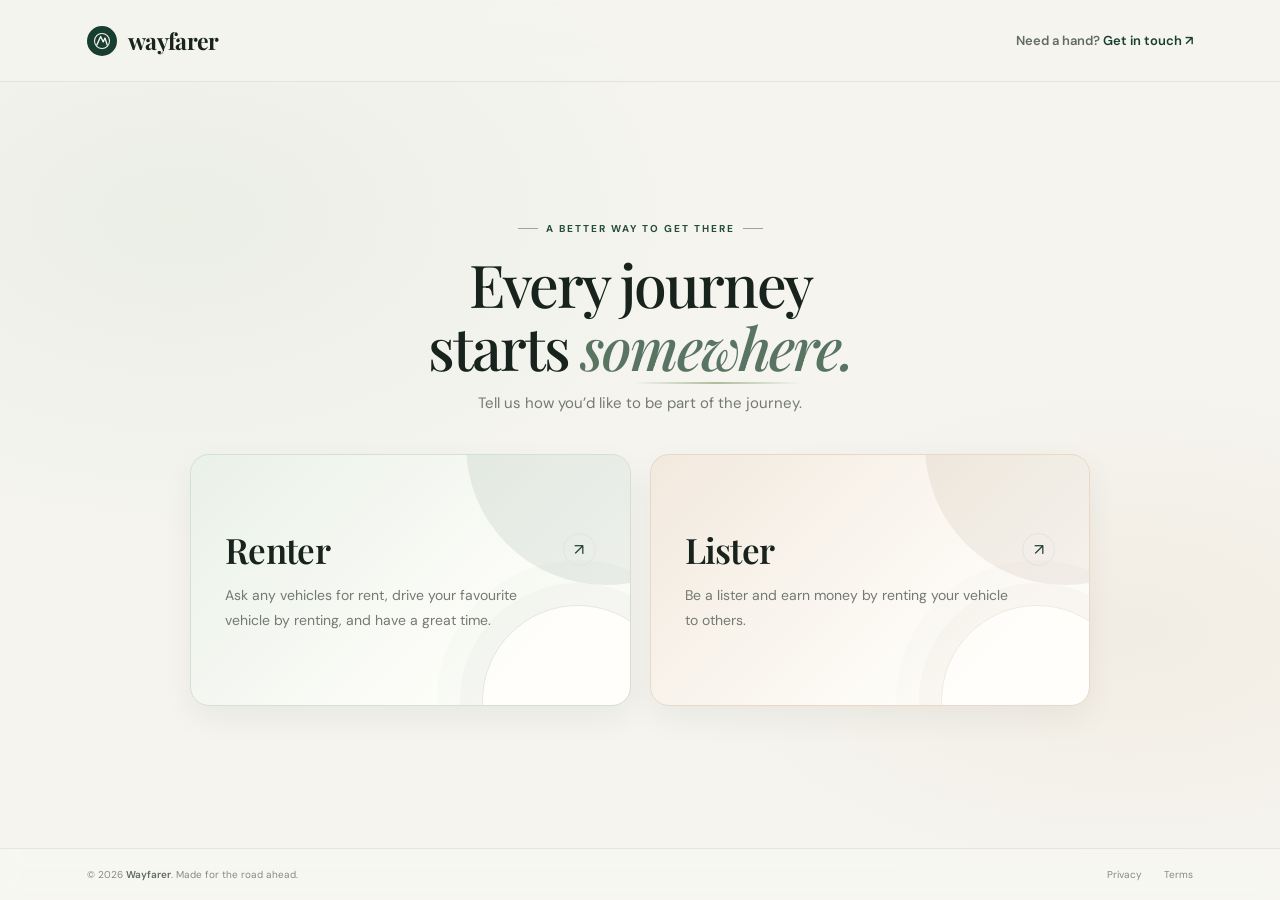
<file: index.html>
<!doctype html>
<html lang="en">
<head>
  <meta charset="utf-8">
  <meta name="viewport" content="width=device-width, initial-scale=1">
  <meta name="theme-color" content="#f5f4ef">
  <title>Wayfarer — Find your way</title>
  <link rel="preconnect" href="https://fonts.googleapis.com">
  <link rel="preconnect" href="https://fonts.gstatic.com" crossorigin>
  <link href="https://fonts.googleapis.com/css2?family=DM+Sans:wght@400;500;600;700&family=Playfair+Display:wght@500;600;700&display=swap" rel="stylesheet">
  <style>
    :root{--paper:#f5f4ef;--white:#fffefa;--ink:#18231d;--muted:#747a72;--green:#183d31;--green2:#254d3e;--line:#e3e4dc;--lime:#c7d7a4;--serif:'Playfair Display',Georgia,serif;--sans:'DM Sans',Arial,sans-serif}
    *{box-sizing:border-box}body{margin:0;background:var(--paper);color:var(--ink);font-family:var(--sans);min-height:100vh}button,a{font:inherit}.page{min-height:100vh;display:flex;flex-direction:column}.topbar{height:82px;padding:0 clamp(22px,6.8vw,104px);display:flex;align-items:center;justify-content:space-between;border-bottom:1px solid rgba(24,35,29,.08)}.brand{display:flex;align-items:center;gap:11px;text-decoration:none;color:var(--ink);font-family:var(--serif);font-size:23px;font-weight:700;letter-spacing:-.7px}.brand-mark{width:30px;height:30px;background:var(--green);border-radius:50%;display:grid;place-items:center;color:#f5f4ef}.brand-mark svg{width:18px}.top-link{color:#626a62;text-decoration:none;font-size:13px;font-weight:600}.top-link:hover{color:var(--green)}main{width:min(1120px,calc(100% - 44px));margin:0 auto;flex:1;display:flex;flex-direction:column;justify-content:center;padding:64px 0 75px}.intro{text-align:center;margin:0 auto 38px}.eyebrow{display:inline-flex;align-items:center;gap:8px;color:var(--green2);text-transform:uppercase;letter-spacing:2px;font-size:10px;font-weight:700}.eyebrow:before,.eyebrow:after{content:'';width:20px;height:1px;background:#9aa995}.intro h1{font-family:var(--serif);font-size:clamp(39px,5vw,59px);font-weight:500;letter-spacing:-2px;line-height:1.08;margin:17px 0 12px}.intro h1 em{font-weight:500;color:#597562}.intro p{font-size:15px;color:var(--muted);line-height:1.7;margin:0}.roles{display:grid;grid-template-columns:1fr 1fr;gap:19px;max-width:900px;width:100%;margin:0 auto}.role{--accent:#315d49;--deep:#1d4636;--wash:#eaf1e9;--edge:#d4e0d3;position:relative;isolation:isolate;overflow:hidden;background:linear-gradient(135deg,var(--wash),#fffefa 78%);border:1px solid var(--edge);border-radius:15px;text-align:left;cursor:pointer;padding:0;min-height:220px;color:var(--ink);transition:transform .25s ease,border-color .25s ease,box-shadow .25s ease,background .25s ease,color .25s ease;box-shadow:0 6px 22px rgba(25,37,29,.045)}.role[data-role="lister"]{--accent:#8a6248;--deep:#65452f;--wash:#f2e9de;--edge:#e7d8c8}.role:before{content:"";position:absolute;z-index:-1;width:210px;height:210px;right:-75px;top:-100px;border-radius:50%;background:var(--accent);opacity:.09;transition:transform .4s ease,opacity .3s ease}.role:hover{transform:translateY(-6px);border-color:var(--accent);box-shadow:0 17px 36px rgba(25,37,29,.13)}.role:hover:before{transform:scale(1.28);opacity:.15}.role:focus-visible{outline:3px solid var(--accent);outline-offset:4px}.role[aria-pressed="true"]{color:#fff;background:linear-gradient(135deg,var(--deep),var(--accent));border-color:var(--accent);box-shadow:0 0 0 4px color-mix(in srgb,var(--accent) 22%,transparent),0 16px 34px rgba(25,37,29,.16)}.role[aria-pressed="true"]:before{opacity:.2;transform:scale(1.2)}.role-content{padding:30px 28px 32px;min-height:220px;display:flex;flex-direction:column;justify-content:center;position:relative;z-index:1}.role-heading{display:flex;align-items:center;justify-content:space-between;gap:12px}.role h2{font-family:var(--serif);font-size:31px;letter-spacing:-.7px;font-weight:600;margin:0}.arrow{width:33px;height:33px;display:grid;place-items:center;border:1px solid var(--line);border-radius:50%;color:var(--green);transition:all .2s}.role:hover .arrow{background:var(--accent);color:white;border-color:var(--accent)}.role[aria-pressed="true"] .arrow{background:rgba(255,255,255,.12);color:white;border-color:rgba(255,255,255,.48)}.role p{font-size:14px;color:#737a72;line-height:1.7;margin:10px 40px 0 0;max-width:340px;transition:color .25s ease}.role[aria-pressed="true"] p{color:rgba(255,255,255,.82)}.check{position:absolute;top:18px;right:18px;width:23px;height:23px;background:var(--green);color:white;border:2px solid white;border-radius:50%;display:none;place-items:center;z-index:2}.role[aria-pressed="true"] .check{display:grid}.divider-note{display:flex;align-items:center;justify-content:center;gap:12px;margin:27px auto 17px;color:#858a82;font-size:11px}.divider-note:before,.divider-note:after{content:'';height:1px;width:47px;background:#dedfd8}.continue{display:flex;align-items:center;justify-content:center;gap:10px;min-width:222px;margin:0 auto;background:var(--green);border:0;border-radius:5px;padding:15px 23px;color:white;font-size:13px;font-weight:700;letter-spacing:.2px;cursor:pointer;transition:background .2s,transform .2s,opacity .2s}.continue:hover:not(:disabled){background:#244f3e;transform:translateY(-1px)}.continue:disabled{opacity:.38;cursor:not-allowed}.continue svg{width:16px}.helper{height:18px;text-align:center;font-size:11px;color:#888d85;margin:11px 0 0}.foot{border-top:1px solid rgba(24,35,29,.08);padding:19px clamp(22px,6.8vw,104px);display:flex;justify-content:space-between;align-items:center;color:#858a82;font-size:10px}.foot strong{color:#606b62;font-weight:600}.foot-links{display:flex;gap:22px}.foot a{color:inherit;text-decoration:none}.foot a:hover{color:var(--green)}.toast{position:fixed;bottom:25px;left:50%;transform:translate(-50%,20px);background:#172a21;color:white;padding:12px 18px;border-radius:7px;font-size:13px;box-shadow:0 8px 24px #0002;opacity:0;pointer-events:none;transition:.25s}.toast.show{opacity:1;transform:translate(-50%,0)}
    @media(max-width:650px){.topbar{height:68px}.top-link{font-size:12px}main{padding:47px 0 52px}.intro{margin-bottom:25px}.intro h1{font-size:42px}.intro p{font-size:13px}.roles{grid-template-columns:1fr;gap:13px}.role{min-height:190px;display:block}.role-content{padding:26px 22px;min-height:190px}.role h2{font-size:26px}.role p{font-size:13px;margin-right:0}.arrow{width:29px;height:29px;flex:none}.check{top:11px;right:12px;left:auto}.divider-note{margin:20px auto 13px}.foot{padding:15px 20px;font-size:9px}.foot-links{gap:12px}}
    @media(prefers-reduced-motion:reduce){*,*:before,*:after{transition:none!important;scroll-behavior:auto!important;animation:none!important;will-change:auto!important}}
    @keyframes landing-rise { from { opacity:0; transform:translateY(22px); } to { opacity:1; transform:translateY(0); } }
    @keyframes landing-orbit { 0%,100% { transform:translate(0,0) rotate(0deg); } 50% { transform:translate(-7px,10px) rotate(3deg); } }
    body { background-image:radial-gradient(ellipse at 14% 24%,rgba(228,235,223,.55),transparent 34%),radial-gradient(ellipse at 88% 70%,rgba(239,229,214,.45),transparent 30%); background-attachment:fixed; }
    .topbar { backdrop-filter:blur(14px); background:rgba(245,244,239,.74); animation:landing-rise .65s cubic-bezier(.2,.75,.25,1) both; }
    .brand-mark { transition:transform .35s cubic-bezier(.2,.8,.2,1),box-shadow .35s ease; }
    .brand:hover .brand-mark { transform:rotate(-9deg) scale(1.08); box-shadow:0 6px 16px rgba(24,61,49,.2); }
    main { position:relative; }
    .intro { animation:landing-rise .8s .08s cubic-bezier(.2,.75,.25,1) both; }
    .intro h1 { text-wrap:balance; }
    .intro h1 em { display:inline-block; position:relative; }
    .intro h1 em:after { content:""; position:absolute; right:0; bottom:-5px; left:0; height:2px; border-radius:2px; background:linear-gradient(90deg,transparent,#aebd9b,transparent); transform:scaleX(.62); transform-origin:center; transition:transform .5s cubic-bezier(.2,.8,.2,1); }
    .intro:hover h1 em:after { transform:scaleX(1); }
    .role { min-height:250px; border-radius:19px; box-shadow:0 12px 32px rgba(25,37,29,.055); animation:landing-rise .75s cubic-bezier(.2,.75,.25,1) both; }
    .role:nth-child(2) { animation-delay:.14s; }
    .role:before { width:280px; height:280px; right:-116px; top:-150px; }
    .role:after { content:""; position:absolute; z-index:-1; right:-44px; bottom:-92px; width:190px; height:190px; border:1px solid color-mix(in srgb,var(--accent) 19%,transparent); border-radius:50%; box-shadow:0 0 0 22px color-mix(in srgb,var(--accent) 4%,transparent),0 0 0 45px color-mix(in srgb,var(--accent) 3%,transparent); transition:transform .55s cubic-bezier(.2,.8,.2,1),opacity .35s ease; opacity:.7; }
    .role:hover { transform:translateY(-8px); box-shadow:0 24px 55px rgba(25,37,29,.14); }
    .role:hover:after { transform:translate(-9px,-9px) scale(1.06); opacity:1; }
    .role-content { min-height:250px; padding:34px 34px 36px; }
    .role h2 { font-size:35px; transition:letter-spacing .3s ease,transform .3s ease; }
    .role:hover h2 { letter-spacing:.1px; transform:translateX(2px); }
    .role p { max-width:370px; line-height:1.8; }
    .arrow { transition:transform .3s cubic-bezier(.2,.8,.2,1),background .25s,color .25s,border-color .25s; }
    .role:hover .arrow { transform:rotate(45deg); }
    .continue { position:relative; overflow:hidden; min-height:51px; border-radius:8px; box-shadow:0 9px 22px rgba(24,61,49,.16); transition:background .25s,transform .25s,box-shadow .25s,opacity .2s; }
    .continue:hover:not(:disabled) { transform:translateY(-3px); box-shadow:0 14px 28px rgba(24,61,49,.22); }
    .continue:not(:disabled):after { content:""; position:absolute; inset:-60% auto -60% -35%; width:24%; transform:translateX(-190%) rotate(18deg); background:linear-gradient(90deg,transparent,rgba(255,255,255,.25),transparent); transition:transform .65s ease; }
    .continue:hover:not(:disabled):after { transform:translateX(700%) rotate(18deg); }
    .foot { background:rgba(255,254,250,.27); backdrop-filter:blur(8px); }
    @media(max-width:650px) { .role,.role-content { min-height:190px; } .role-content { padding:27px 23px; } .role h2 { font-size:29px; } }
    @media(prefers-reduced-motion:reduce) { *,*:before,*:after { animation-duration:.01ms!important; animation-iteration-count:1!important; transition-duration:.01ms!important; scroll-behavior:auto!important; } }
  </style>
</head>
<body>
  <div class="page">
    <header class="topbar">
      <a class="brand" href="#" aria-label="Wayfarer home"><span class="brand-mark"><svg viewBox="0 0 24 24" fill="none" aria-hidden="true"><path d="M5 17.5 10.2 6l3.4 7.2L16 8l3 9.5" stroke="currentColor" stroke-width="1.8" stroke-linecap="round" stroke-linejoin="round"/><circle cx="12" cy="12" r="10" stroke="currentColor" stroke-width="1.4"/></svg></span>wayfarer</a>
      <a class="top-link" href="mailto:support.wayfarrer@gmail.com">Need a hand? <span style="color:var(--green)">Get in touch ↗</span></a>
    </header>
    <main>
      <section class="intro" aria-labelledby="title">
        <span class="eyebrow">A better way to get there</span>
        <h1 id="title">Every journey<br>starts <em>somewhere.</em></h1>
        <p>Tell us how you’d like to be part of the journey.</p>
      </section>
      <section class="roles" aria-label="Choose how to use Wayfarer">
        <button class="role" type="button" data-role="renter" aria-pressed="false">
          <span class="check" aria-hidden="true">✓</span>
          <span class="role-content"><span class="role-heading"><h2>Renter</h2><span class="arrow" aria-hidden="true">↗</span></span><p>Ask any vehicles for rent, drive your favourite vehicle by renting, and have a great time.</p></span>
        </button>
        <button class="role" type="button" data-role="lister" aria-pressed="false">
          <span class="check" aria-hidden="true">✓</span>
          <span class="role-content"><span class="role-heading"><h2>Lister</h2><span class="arrow" aria-hidden="true">↗</span></span><p>Be a lister and earn money by renting your vehicle to others.</p></span>
        </button>
      </section>
    </main>
    <footer class="foot"><span>© 2026 <strong>Wayfarer</strong>. Made for the road ahead.</span><span class="foot-links"><a href="privacy.html">Privacy</a><a href="terms.html">Terms</a></span></footer>
  </div>
  <script>
    const cards = [...document.querySelectorAll('.role')];
    cards.forEach(card => card.addEventListener('click', () => {
      const role = card.dataset.role;
      window.location.href = 'login.html?role=' + encodeURIComponent(role);
    }));
  </script>
</body>
</html>
</file>
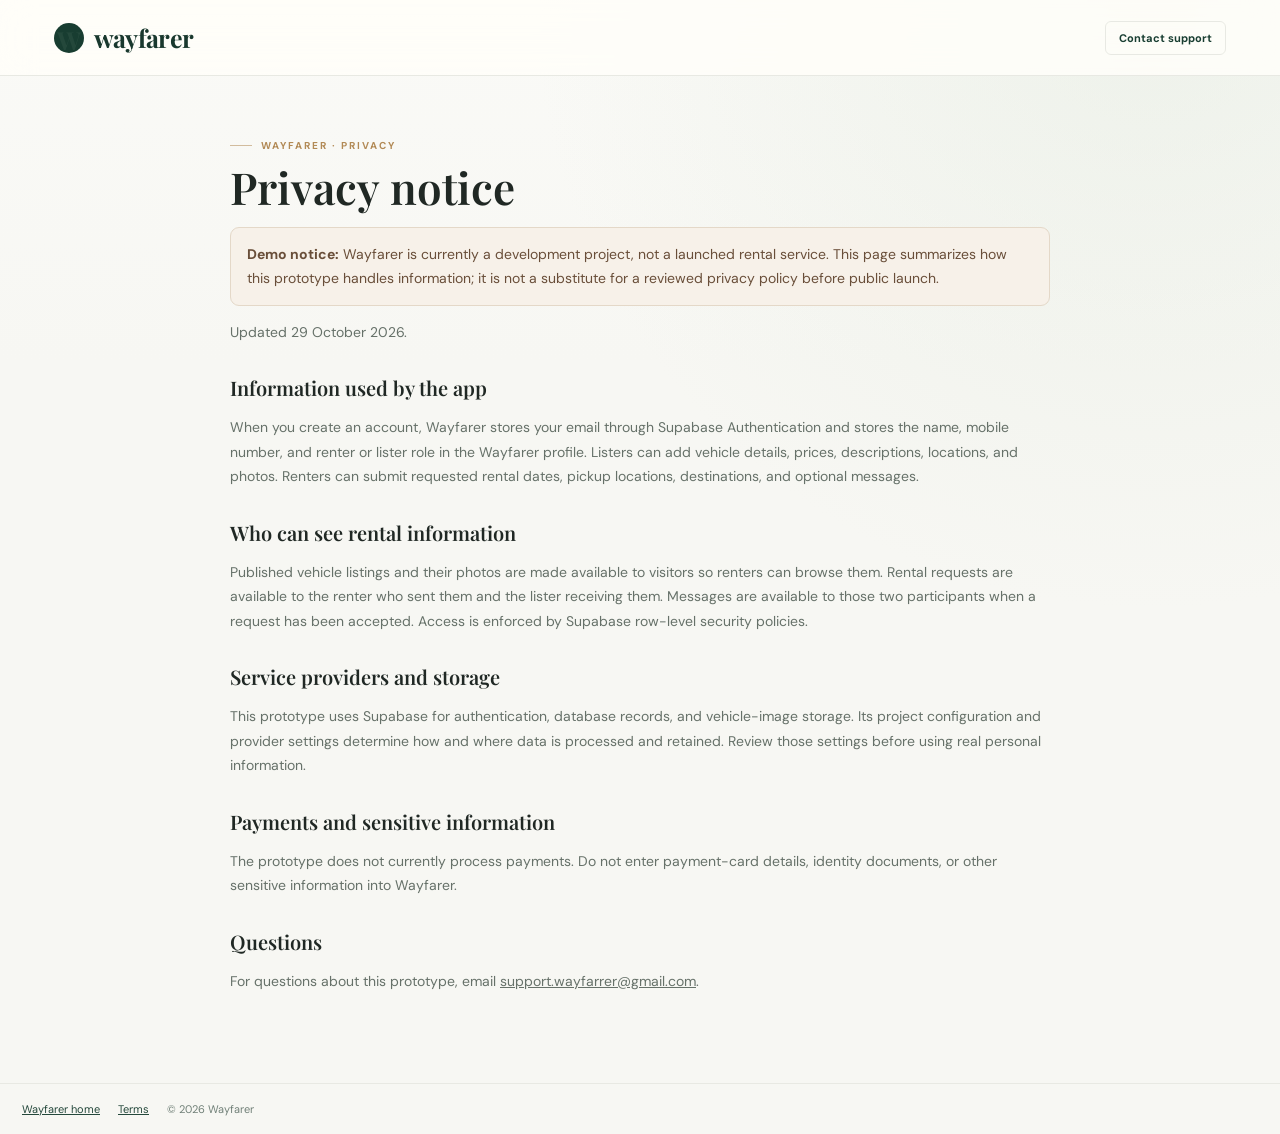
<file: privacy.html>
<!doctype html>
<html lang="en">
<head><meta charset="utf-8"><meta name="viewport" content="width=device-width, initial-scale=1"><meta name="theme-color" content="#f5f4ef"><title>Privacy notice — Wayfarer</title><link rel="preconnect" href="https://fonts.googleapis.com"><link rel="preconnect" href="https://fonts.gstatic.com" crossorigin><link href="https://fonts.googleapis.com/css2?family=DM+Sans:wght@400;500;600;700&family=Playfair+Display:wght@500;600;700&display=swap" rel="stylesheet"><link rel="stylesheet" href="dashboard.css?v=20261031-motion"><link rel="stylesheet" href="lister-dashboard.css?v=20261031-motion"><style>.policy-page{width:min(820px,calc(100% - 40px));margin:0 auto;padding:54px 0 76px}.policy-page h1{margin:10px 0;font:600 clamp(32px,5vw,44px)/1.15 "Playfair Display",Georgia,serif}.policy-page h2{margin:30px 0 8px;font:600 20px "Playfair Display",Georgia,serif}.policy-page p,.policy-page li{color:#667169;font-size:14px;line-height:1.75}.policy-note{padding:14px 16px;border:1px solid #e4d8c8;border-radius:9px;background:#f7f1e9;color:#694e39!important}.policy-footer{display:flex;gap:18px;padding:18px 22px;border-top:1px solid #e8e9e3;color:#718078;font-size:11px}.policy-footer a{color:#24483b}</style></head>
<body data-role="renter"><header class="topbar lister-topbar"><a class="brand" href="index.html"><span class="brand-mark">W</span>wayfarer</a><a class="account-link" href="mailto:support.wayfarrer@gmail.com">Contact support</a></header>
<main class="policy-page"><span class="welcome-kicker">WAYFARER · PRIVACY</span><h1>Privacy notice</h1><p class="policy-note"><strong>Demo notice:</strong> Wayfarer is currently a development project, not a launched rental service. This page summarizes how this prototype handles information; it is not a substitute for a reviewed privacy policy before public launch.</p><p>Updated 29 October 2026.</p>
<h2>Information used by the app</h2><p>When you create an account, Wayfarer stores your email through Supabase Authentication and stores the name, mobile number, and renter or lister role in the Wayfarer profile. Listers can add vehicle details, prices, descriptions, locations, and photos. Renters can submit requested rental dates, pickup locations, destinations, and optional messages.</p>
<h2>Who can see rental information</h2><p>Published vehicle listings and their photos are made available to visitors so renters can browse them. Rental requests are available to the renter who sent them and the lister receiving them. Messages are available to those two participants when a request has been accepted. Access is enforced by Supabase row-level security policies.</p>
<h2>Service providers and storage</h2><p>This prototype uses Supabase for authentication, database records, and vehicle-image storage. Its project configuration and provider settings determine how and where data is processed and retained. Review those settings before using real personal information.</p>
<h2>Payments and sensitive information</h2><p>The prototype does not currently process payments. Do not enter payment-card details, identity documents, or other sensitive information into Wayfarer.</p>
<h2>Questions</h2><p>For questions about this prototype, email <a href="mailto:support.wayfarrer@gmail.com">support.wayfarrer@gmail.com</a>.</p>
</main><footer class="policy-footer"><a href="index.html">Wayfarer home</a><a href="terms.html">Terms</a><span>© 2026 Wayfarer</span></footer></body></html>
</file>
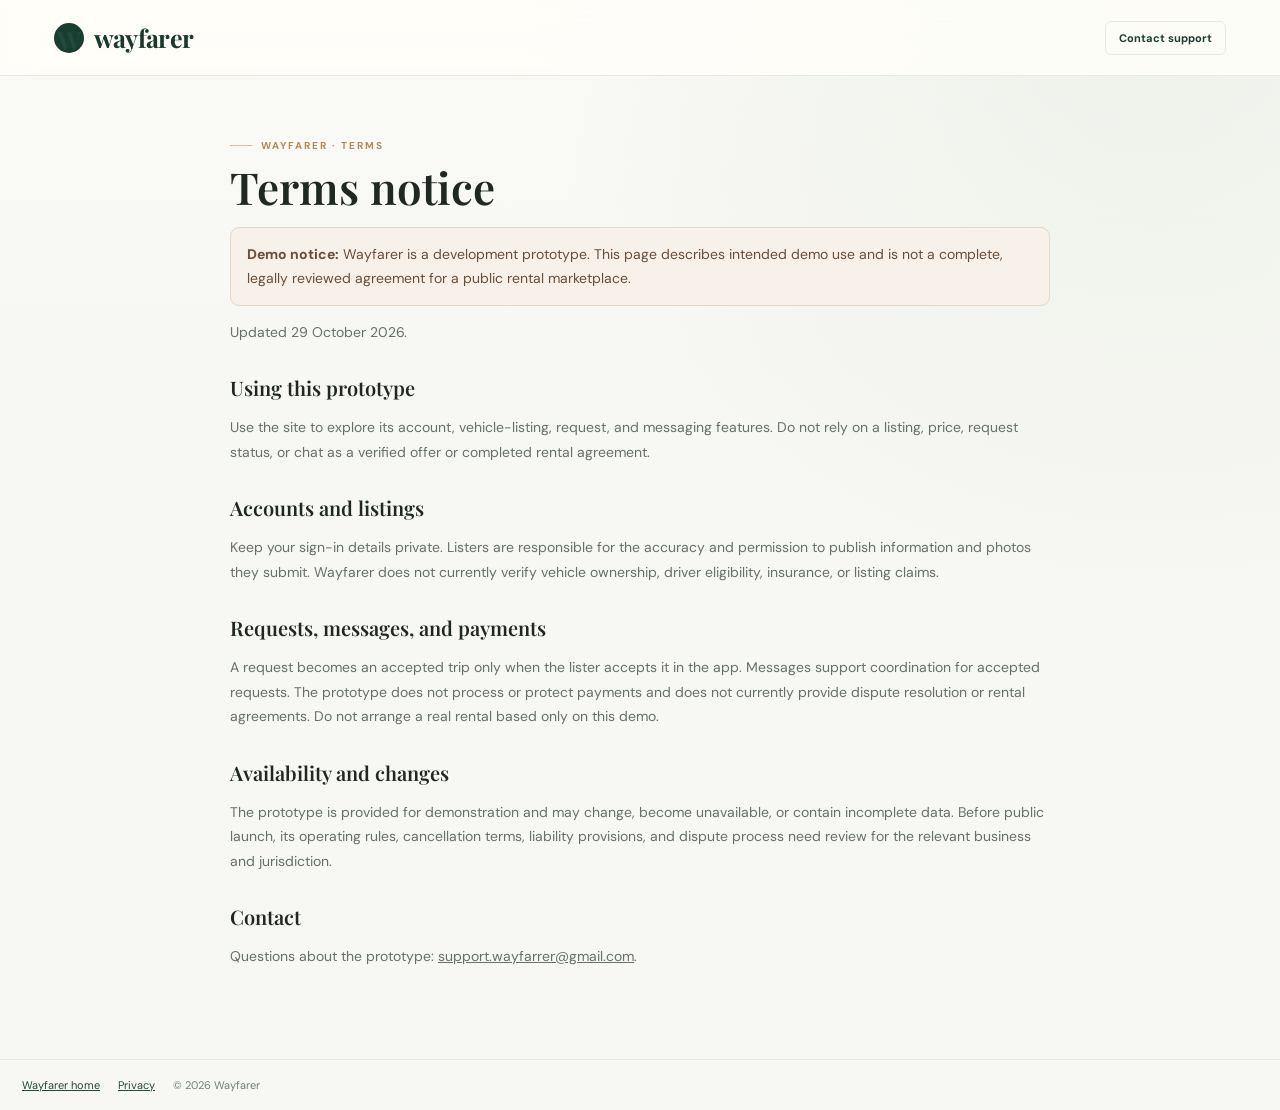
<file: terms.html>
<!doctype html>
<html lang="en">
<head><meta charset="utf-8"><meta name="viewport" content="width=device-width, initial-scale=1"><meta name="theme-color" content="#f5f4ef"><title>Terms notice — Wayfarer</title><link rel="preconnect" href="https://fonts.googleapis.com"><link rel="preconnect" href="https://fonts.gstatic.com" crossorigin><link href="https://fonts.googleapis.com/css2?family=DM+Sans:wght@400;500;600;700&family=Playfair+Display:wght@500;600;700&display=swap" rel="stylesheet"><link rel="stylesheet" href="dashboard.css?v=20261031-motion"><link rel="stylesheet" href="lister-dashboard.css?v=20261031-motion"><style>.policy-page{width:min(820px,calc(100% - 40px));margin:0 auto;padding:54px 0 76px}.policy-page h1{margin:10px 0;font:600 clamp(32px,5vw,44px)/1.15 "Playfair Display",Georgia,serif}.policy-page h2{margin:30px 0 8px;font:600 20px "Playfair Display",Georgia,serif}.policy-page p,.policy-page li{color:#667169;font-size:14px;line-height:1.75}.policy-note{padding:14px 16px;border:1px solid #e4d8c8;border-radius:9px;background:#f7f1e9;color:#694e39!important}.policy-footer{display:flex;gap:18px;padding:18px 22px;border-top:1px solid #e8e9e3;color:#718078;font-size:11px}.policy-footer a{color:#24483b}</style></head>
<body data-role="renter"><header class="topbar lister-topbar"><a class="brand" href="index.html"><span class="brand-mark">W</span>wayfarer</a><a class="account-link" href="mailto:support.wayfarrer@gmail.com">Contact support</a></header>
<main class="policy-page"><span class="welcome-kicker">WAYFARER · TERMS</span><h1>Terms notice</h1><p class="policy-note"><strong>Demo notice:</strong> Wayfarer is a development prototype. This page describes intended demo use and is not a complete, legally reviewed agreement for a public rental marketplace.</p><p>Updated 29 October 2026.</p>
<h2>Using this prototype</h2><p>Use the site to explore its account, vehicle-listing, request, and messaging features. Do not rely on a listing, price, request status, or chat as a verified offer or completed rental agreement.</p>
<h2>Accounts and listings</h2><p>Keep your sign-in details private. Listers are responsible for the accuracy and permission to publish information and photos they submit. Wayfarer does not currently verify vehicle ownership, driver eligibility, insurance, or listing claims.</p>
<h2>Requests, messages, and payments</h2><p>A request becomes an accepted trip only when the lister accepts it in the app. Messages support coordination for accepted requests. The prototype does not process or protect payments and does not currently provide dispute resolution or rental agreements. Do not arrange a real rental based only on this demo.</p>
<h2>Availability and changes</h2><p>The prototype is provided for demonstration and may change, become unavailable, or contain incomplete data. Before public launch, its operating rules, cancellation terms, liability provisions, and dispute process need review for the relevant business and jurisdiction.</p>
<h2>Contact</h2><p>Questions about the prototype: <a href="mailto:support.wayfarrer@gmail.com">support.wayfarrer@gmail.com</a>.</p>
</main><footer class="policy-footer"><a href="index.html">Wayfarer home</a><a href="privacy.html">Privacy</a><span>© 2026 Wayfarer</span></footer></body></html>
</file>
<file: dashboard.css>
:root{--paper:#f5f4ef;--white:#fffefa;--ink:#18231d;--muted:#747a72;--green:#183d31;--green2:#254d3e;--sage:#e7eee5;--line:#e3e4dc;--sand:#f0e8dd;--brown:#77553c;--serif:'Playfair Display',Georgia,serif;--sans:'DM Sans',Arial,sans-serif}*{box-sizing:border-box}body{margin:0;background:var(--paper);color:var(--ink);font-family:var(--sans)}button,input{font:inherit}a{color:inherit}.topbar{height:76px;padding:0 clamp(22px,6vw,96px);display:flex;align-items:center;justify-content:space-between;background:rgba(255,254,250,.86);border-bottom:1px solid rgba(24,35,29,.08)}.brand{display:flex;align-items:center;gap:10px;text-decoration:none;font-family:var(--serif);font-size:22px;font-weight:700;letter-spacing:-.7px}.brand-mark{height:30px;width:30px;border-radius:50%;display:grid;place-items:center;background:var(--green);color:var(--paper)}.brand-mark svg{width:18px}.main-nav{display:flex;gap:27px;align-items:center}.main-nav a{font-size:12px;font-weight:600;text-decoration:none;color:#747b73}.main-nav a:hover,.main-nav a.active{color:var(--green)}.account-area{display:flex;align-items:center;gap:10px}.avatar{width:33px;height:33px;display:grid;place-items:center;border-radius:50%;background:#e6ede3;color:var(--green);font-size:11px;font-weight:700}.user-name{font-size:12px;font-weight:600}.account-link{border:1px solid var(--line);border-radius:6px;text-decoration:none;padding:9px 13px;font-size:11px;font-weight:700;color:var(--green)}.wrap{width:min(1120px,calc(100% - 40px));margin:0 auto}.preview-note{margin:21px auto 0;color:#747b73;font-size:11px;text-align:center}.hero{position:relative;overflow:hidden;background:var(--green);color:white;border-radius:17px;padding:37px 38px;margin:28px 0 22px;min-height:190px}.hero:after{content:'';position:absolute;width:310px;height:310px;right:-85px;top:-115px;border:1px solid rgba(255,255,255,.12);border-radius:50%;box-shadow:0 0 0 32px rgba(255,255,255,.035),0 0 0 67px rgba(255,255,255,.03)}.hero-kicker{display:block;color:#c6d4bd;font-weight:700;font-size:10px;letter-spacing:1.7px;text-transform:uppercase;margin-bottom:10px}.hero h1{font-family:var(--serif);font-size:clamp(30px,4vw,42px);font-weight:500;letter-spacing:-1px;line-height:1.1;margin:0;position:relative;z-index:1}.hero p{font-size:13px;color:#d5dfd1;margin:10px 0 0;position:relative;z-index:1}.section-heading{display:flex;justify-content:space-between;align-items:end;gap:18px;margin:31px 0 16px}.section-heading h2{font-family:var(--serif);font-size:26px;font-weight:600;letter-spacing:-.5px;margin:0}.section-heading p{font-size:12px;color:var(--muted);margin:6px 0 0}.search-panel{display:grid;grid-template-columns:1.35fr 1fr 1fr auto;align-items:end;gap:12px;background:var(--white);padding:15px;border:1px solid var(--line);border-radius:12px;box-shadow:0 8px 24px rgba(30,42,33,.04)}.input-group label{display:block;font-size:10px;font-weight:700;color:#666e66;margin:0 0 7px}.input-group input{height:42px;width:100%;border:1px solid #e4e4dc;background:#fffefa;border-radius:6px;padding:0 11px;font-size:12px;color:var(--ink);outline:none}.input-group input:focus{border-color:#829b83;box-shadow:0 0 0 3px rgba(49,93,73,.09)}.btn-primary,.btn-secondary,.btn-quiet{border:0;border-radius:6px;padding:12px 17px;font-size:11px;font-weight:700;cursor:pointer;transition:transform .18s,background .18s,box-shadow .18s}.btn-primary{background:var(--green);color:white}.btn-primary:hover{background:#28513f;transform:translateY(-1px);box-shadow:0 7px 16px #183d3122}.btn-secondary{background:#e9efe6;color:var(--green)}.btn-secondary:hover{background:#dfe9db}.btn-quiet{background:transparent;color:#6d746d}.filter-row{display:flex;gap:8px;align-items:center;flex-wrap:wrap;margin:17px 0}.filter-chip{border:1px solid #dedfd7;background:transparent;color:#656c65;border-radius:30px;padding:8px 14px;font-size:10px;font-weight:700;cursor:pointer;transition:.18s}.filter-chip:hover,.filter-chip.active{background:var(--green);border-color:var(--green);color:white}.vehicle-grid{display:grid;grid-template-columns:repeat(3,1fr);gap:17px}.vehicle-card{background:var(--white);border:1px solid var(--line);border-radius:12px;overflow:hidden;transition:transform .2s,box-shadow .2s}.vehicle-card:hover{transform:translateY(-4px);box-shadow:0 14px 28px #172a2114}.vehicle-photo{height:172px;position:relative;background:#e6e9e0;overflow:hidden}.vehicle-photo img{width:100%;height:100%;object-fit:cover;display:block;transition:transform .4s}.vehicle-card:hover .vehicle-photo img{transform:scale(1.035)}.tag{position:absolute;left:12px;top:12px;background:rgba(255,254,250,.93);border-radius:30px;padding:6px 9px;color:var(--green);font-size:9px;font-weight:700}.favorite{position:absolute;right:12px;top:11px;width:29px;height:29px;border:0;border-radius:50%;background:#fffefaee;color:#686f68;font-size:16px;cursor:pointer}.favorite.active{color:#b84b44}.vehicle-info{padding:14px 15px 15px}.vehicle-title-row{display:flex;justify-content:space-between;align-items:start;gap:8px}.vehicle-title{font-family:var(--serif);font-size:19px;font-weight:600;margin:0}.rating{white-space:nowrap;font-size:10px;font-weight:700;color:#6e6d51}.vehicle-meta{font-size:10px;color:#858b83;margin:6px 0 14px}.vehicle-bottom{display:flex;align-items:center;justify-content:space-between;padding-top:12px;border-top:1px solid #eeeee8}.price{font-size:12px;font-weight:700;color:var(--green)}.price small{color:#858b83;font-size:9px;font-weight:500}.card-action{padding:9px 11px;font-size:10px}.empty-panel{background:var(--white);border:1px solid var(--line);border-radius:12px;padding:25px;display:flex;align-items:center;justify-content:space-between;gap:18px}.empty-panel h3{font-family:var(--serif);font-size:21px;margin:0;font-weight:600}.empty-panel p{font-size:12px;color:var(--muted);margin:6px 0 0}.page-footer{margin-top:45px;border-top:1px solid rgba(24,35,29,.08);padding:18px 20px;text-align:center;font-size:10px;color:#858a82}.page-footer strong{color:#606b62}.lister-hero{background:#463b31}.lister-hero .hero-kicker{color:#ddc8ad}.lister-hero p{color:#e6dbcf}.lister-hero:after{border-color:#fff2}.stats{display:grid;grid-template-columns:repeat(3,1fr);gap:14px;margin:20px 0}.stat{background:var(--white);border:1px solid var(--line);border-radius:11px;padding:18px 19px}.stat-label{font-size:10px;color:#858b83;font-weight:600}.stat-value{font-family:var(--serif);font-size:29px;line-height:1.1;margin-top:10px;color:#26362c}.stat-foot{font-size:9px;color:#949990;margin-top:6px}.listing-empty{min-height:183px;display:grid;place-items:center;text-align:center;padding:25px}.listing-icon{margin:0 auto 12px;width:43px;height:43px;border-radius:50%;display:grid;place-items:center;background:var(--sand);color:var(--brown)}.listing-icon svg{width:22px}.listing-empty h3{font-family:var(--serif);font-size:21px;margin:0}.listing-empty p{max-width:380px;font-size:11px;line-height:1.6;color:var(--muted);margin:8px auto 14px}.request-row{display:flex;justify-content:space-between;align-items:center;border-bottom:1px solid #eeeee8;padding:13px 2px}.request-row:last-child{border:0}.request-row strong{font-size:11px}.request-row span{font-size:10px;color:#878d85}.notice{font-size:10px;color:#6e746d;background:#f0f0e8;border-radius:6px;padding:10px 12px;margin:17px 0}.dialog{width:min(94vw,520px);border:1px solid var(--line);border-radius:13px;padding:25px;background:var(--white);box-shadow:0 22px 65px #0003}.dialog::backdrop{background:#18231d88;backdrop-filter:blur(2px)}.dialog-head{display:flex;align-items:start;justify-content:space-between;margin-bottom:18px}.dialog-head h2{font:600 25px var(--serif);margin:0}.dialog-head p{font-size:11px;color:var(--muted);margin:5px 0 0}.close-dialog{border:0;background:#f0f0e8;border-radius:50%;height:29px;width:29px;font-size:16px;cursor:pointer}.dialog-grid{display:grid;grid-template-columns:1fr 1fr;gap:12px}.dialog .input-group input,.dialog .input-group select{height:42px;width:100%;border:1px solid #e4e4dc;border-radius:6px;background:white;padding:0 10px;font-size:12px}.dialog-actions{display:flex;justify-content:flex-end;gap:8px;margin-top:17px}.notice-status{min-height:17px;font-size:10px;color:var(--green);margin:10px 0 0}@media(max-width:800px){.main-nav{gap:14px}.vehicle-grid{grid-template-columns:repeat(2,1fr)}.search-panel{grid-template-columns:repeat(2,1fr)}.search-panel .btn-primary{width:100%}}@media(max-width:560px){.topbar{height:66px;padding:0 16px}.brand{font-size:20px}.main-nav{display:none}.account-area{gap:7px}.user-name{display:none}.avatar{width:30px;height:30px}.wrap{width:calc(100% - 28px)}.hero{padding:28px 23px;min-height:172px;margin-top:17px}.hero h1{font-size:32px}.hero p{font-size:12px;max-width:275px}.section-heading{margin-top:25px}.section-heading h2{font-size:23px}.search-panel{grid-template-columns:1fr 1fr;padding:12px}.search-panel .location-field{grid-column:1/-1}.search-panel .btn-primary{grid-column:1/-1}.vehicle-grid{grid-template-columns:1fr;gap:12px}.vehicle-card{display:grid;grid-template-columns:39% 1fr}.vehicle-photo{height:100%;min-height:174px}.vehicle-info{padding:12px}.vehicle-title{font-size:17px}.vehicle-bottom{gap:6px}.card-action{padding:8px}.stats{grid-template-columns:1fr;gap:9px}.stat{display:flex;align-items:center;justify-content:space-between;padding:13px 15px}.stat-value{margin:0;font-size:25px}.stat-foot{display:none}.empty-panel{align-items:flex-start;flex-direction:column;padding:20px}.dialog{padding:20px}.dialog-grid{grid-template-columns:1fr}.preview-note{text-align:left;margin-top:15px}}

/* Wayfarer motion system: quiet, tactile movement that keeps the interface calm. */
@keyframes wayfarer-enter { from { opacity:0; transform:translateY(16px); } to { opacity:1; transform:translateY(0); } }
@keyframes wayfarer-soft-drift { 0%,100% { transform:translate3d(0,0,0); } 50% { transform:translate3d(0,-9px,0); } }
@keyframes wayfarer-dialog-in { from { opacity:0; transform:translateY(12px) scale(.985); } to { opacity:1; transform:translateY(0) scale(1); } }
@keyframes wayfarer-chat-in { from { opacity:0; transform:translateY(7px) scale(.99); } to { opacity:1; transform:translateY(0) scale(1); } }
body[data-role] { background-image:radial-gradient(ellipse at 90% 0%,rgba(225,233,221,.48),transparent 38%),linear-gradient(180deg,#fafaf7 0%,var(--paper) 360px); }
body[data-role] .topbar { position:sticky; top:0; z-index:30; backdrop-filter:blur(16px); background:rgba(255,254,250,.86); transition:box-shadow .25s ease,background .25s ease; }
body[data-role] .topbar:hover { background:rgba(255,254,250,.96); }
body[data-role] .brand-mark { transition:transform .35s cubic-bezier(.2,.8,.2,1),box-shadow .35s ease; }
body[data-role] .brand:hover .brand-mark { transform:rotate(-9deg) scale(1.08); box-shadow:0 5px 14px rgba(24,61,49,.2); }
body[data-role] .sidebar { background:rgba(255,255,255,.86); }
body[data-role] .side-link { transition:background .22s ease,color .22s ease,transform .22s cubic-bezier(.2,.8,.2,1),box-shadow .22s ease; }
body[data-role] .side-link.active { box-shadow:inset 3px 0 #b5c89a,0 7px 18px rgba(36,72,59,.13); }
body[data-role] .side-link:hover { transform:translateX(4px); }
body[data-role] .lister-main > section { animation:wayfarer-enter .7s cubic-bezier(.2,.75,.25,1) both; }
body[data-role] .lister-main > section:nth-child(2) { animation-delay:.09s; }
body[data-role] .lister-main > section:nth-child(3) { animation-delay:.16s; }
body[data-role] .welcome-kicker { display:inline-flex; align-items:center; gap:9px; }
body[data-role] .welcome-kicker:before { content:""; width:22px; height:1px; background:currentColor; opacity:.55; }
body[data-role] .hero { box-shadow:0 18px 44px rgba(25,56,46,.12); }
body[data-role] .hero:after { animation:wayfarer-soft-drift 8s ease-in-out infinite; }
body[data-role] .renter-search-card { box-shadow:0 14px 34px rgba(36,72,59,.065); transition:transform .3s ease,box-shadow .3s ease,border-color .3s ease; }
body[data-role] .renter-search-card:focus-within { border-color:#cbd8c9; box-shadow:0 18px 40px rgba(36,72,59,.09); }
body[data-role] .listing-card,body[data-role] .vehicle-card,body[data-role] .record-card,body[data-role] .stat { animation:wayfarer-enter .58s cubic-bezier(.2,.75,.25,1) both; }
body[data-role] .listing-card:nth-child(2),body[data-role] .vehicle-card:nth-child(2),body[data-role] .record-card:nth-child(2) { animation-delay:.07s; }
body[data-role] .listing-card:nth-child(3),body[data-role] .vehicle-card:nth-child(3),body[data-role] .record-card:nth-child(3) { animation-delay:.14s; }
body[data-role] .listing-card,body[data-role] .vehicle-card { transition:transform .32s cubic-bezier(.2,.8,.2,1),box-shadow .32s ease,border-color .32s ease; }
body[data-role] .listing-card:hover,body[data-role] .vehicle-card:hover { transform:translateY(-6px); border-color:#d5dfd3; box-shadow:0 18px 40px rgba(28,43,33,.12); }
body[data-role] .listing-image img,body[data-role] .vehicle-photo img { transition:transform .7s cubic-bezier(.2,.7,.2,1),filter .5s ease; }
body[data-role] .listing-card:hover .listing-image img,body[data-role] .vehicle-card:hover .vehicle-photo img { transform:scale(1.045); filter:saturate(1.06); }
body[data-role] .btn-primary,body[data-role] .btn-secondary,body[data-role] .account-link,.record-actions button,.record-chat-link { transition:transform .22s cubic-bezier(.2,.8,.2,1),box-shadow .22s ease,background .22s ease,border-color .22s ease; }
body[data-role] .btn-primary:hover,.record-actions button:hover,.record-chat-link:hover { transform:translateY(-2px); }
body[data-role] .btn-primary:active,.record-actions button:active { transform:translateY(0) scale(.98); }
body[data-role] .account-link:hover { background:#f1f5ef; border-color:#cbd8c9; }
body[data-role] .favorite { transition:transform .22s ease,color .22s ease,background .22s ease; }
body[data-role] .favorite:hover { transform:scale(1.12); }
body[data-role] .favorite.active { animation:wayfarer-chat-in .28s ease both; }
body[data-role] .dialog[open] { animation:wayfarer-dialog-in .28s cubic-bezier(.2,.8,.2,1) both; }
body[data-role] .dialog::backdrop { animation:wayfarer-enter .2s ease both; }
body[data-role] .chat-message { animation:wayfarer-chat-in .24s ease both; }
body[data-role] :focus-visible { outline:2px solid #9eb391; outline-offset:3px; }
@media (prefers-reduced-motion:reduce) { body[data-role] *,body[data-role] *::before,body[data-role] *::after { animation-duration:.01ms!important; animation-iteration-count:1!important; scroll-behavior:auto!important; transition-duration:.01ms!important; } }
</file>
<file: lister-dashboard.css>
:root { --forest:#24483b; --forest-deep:#19382e; --forest-soft:#e7eee9; --ink:#202824; --muted:#7d8580; --line:#e8e9e3; --paper:#f7f7f3; --gold:#b28a56; }
body[data-role="lister"] { background:var(--paper); color:var(--ink); }
.lister-topbar { height:76px; padding:0 4.2vw; background:rgba(255,255,255,.94); border-bottom:1px solid var(--line); }
.lister-topbar .brand { color:var(--forest-deep); font-family:"Playfair Display",Georgia,serif; font-size:25px; font-weight:700; letter-spacing:-.7px; }
.lister-topbar .brand-mark { color:var(--forest); }
.lister-topbar .topbar-right { display:flex; align-items:center; gap:27px; }
.location-pill { height:42px; display:flex; align-items:center; gap:9px; padding:0 14px; border:1px solid var(--line); border-radius:999px; background:#fbfbf8; color:var(--forest); }
.location-pill svg { width:18px; height:18px; flex:none; } .location-pill>span { color:var(--muted); font-size:12px; }
.location-pill input { width:116px; border:0; outline:0; background:transparent; color:var(--ink); font:500 13px "DM Sans",sans-serif; }
.account-area { display:flex; align-items:center; gap:10px; }
.account-area .avatar { width:34px; height:34px; display:grid; place-items:center; border-radius:50%; background:var(--forest-soft); color:var(--forest); font-size:13px; font-weight:700; }
.account-area .user-name { max-width:140px; overflow:hidden; color:#47514b; font-size:13px; text-overflow:ellipsis; white-space:nowrap; }
.account-area .account-link { margin-left:2px; color:var(--forest); font-size:12px; font-weight:700; text-decoration:none; }
.lister-layout { display:grid; grid-template-columns:232px minmax(0,1fr); min-height:calc(100vh - 76px); }
.sidebar { position:relative; display:flex; flex-direction:column; padding:36px 19px 23px; border-right:1px solid var(--line); background:#fff; }
.side-label { padding:0 13px; color:#a0a7a1; font-size:10px; font-weight:700; letter-spacing:1.7px; }
.sidebar nav { display:grid; gap:6px; margin-top:19px; }
.side-link { display:flex; align-items:center; gap:13px; min-height:47px; padding:0 13px; border-radius:9px; color:#68716b; font-size:14px; font-weight:600; text-decoration:none; transition:background .18s,color .18s,transform .18s; }
.side-link:hover { transform:translateX(2px); background:#f4f6f3; color:var(--forest); } .side-link.active { background:var(--forest); color:#fff; box-shadow:0 5px 14px #24483b24; }
.side-icon { display:grid; width:21px; place-items:center; font-size:17px; }
.sidebar-tip { margin-top:auto; padding:18px 16px; border:1px solid #e6e8df; border-radius:13px; background:#f8f8f3; }
.tip-mark { display:grid; width:27px; height:27px; margin-bottom:13px; place-items:center; border-radius:8px; background:#e9efe8; color:var(--forest); }
.sidebar-tip strong { font-family:"Playfair Display",Georgia,serif; font-size:16px; } .sidebar-tip p { margin:7px 0 15px; color:var(--muted); font-size:12px; line-height:1.6; }
.sidebar-tip button { display:flex; justify-content:space-between; width:100%; padding:0; border:0; background:transparent; color:var(--forest); font:700 12px "DM Sans",sans-serif; cursor:pointer; }
.side-footer { margin:28px 12px 0; color:#adb2ac; font-size:9px; font-weight:700; letter-spacing:1.1px; }
.lister-main { width:min(100%,1420px); margin:0 auto; padding:48px clamp(24px,4vw,62px) 64px; }
.welcome-row { display:flex; justify-content:space-between; align-items:center; gap:20px; padding-bottom:39px; }
.welcome-kicker { color:var(--gold); font-size:10px; font-weight:700; letter-spacing:2px; }
.welcome-row h1 { margin:10px 0 6px; font:600 clamp(29px,3vw,39px)/1.15 "Playfair Display",Georgia,serif; letter-spacing:-.8px; } .welcome-row h1 span { color:var(--forest); }
.welcome-row p,.listings-heading p,.simple-section-title p { margin:0; color:var(--muted); font-size:13px; }
.btn-primary { display:inline-flex; justify-content:center; align-items:center; gap:9px; min-height:46px; padding:0 19px; border:0; border-radius:8px; background:var(--forest); color:#fff; font:700 13px "DM Sans",sans-serif; cursor:pointer; transition:transform .18s,background .18s,box-shadow .18s; }
.btn-primary:hover { transform:translateY(-2px); background:var(--forest-deep); box-shadow:0 8px 18px #24483b30; } .list-vehicle-button span { font-size:18px; font-weight:400; }
.lister-section,.below-section,.two-columns>div { scroll-margin-top:95px; }
.listings-heading,.simple-section-title { display:flex; align-items:center; justify-content:space-between; gap:18px; }
.listings-heading h2,.simple-section-title h2 { margin:0 0 6px; font:600 21px "Playfair Display",Georgia,serif; }
.view-all { padding:8px 0 8px 10px; border:0; background:transparent; color:var(--forest); font:700 12px "DM Sans",sans-serif; cursor:pointer; }
.view-all span { display:inline-block; margin-left:5px; transition:transform .2s; } .view-all[aria-expanded="true"] span { transform:rotate(180deg); }
.listing-grid { display:grid; grid-template-columns:repeat(3,minmax(0,1fr)); gap:20px; margin-top:22px; }
.listing-card { overflow:hidden; border:1px solid #e9eae5; border-radius:13px; background:#fff; box-shadow:0 5px 20px #24352a08; transition:transform .2s,box-shadow .2s; }
.listing-card:hover { transform:translateY(-4px); box-shadow:0 15px 34px #24352a12; } .listing-image { position:relative; height:180px; overflow:hidden; background:#e5e7e2; }
.listing-image img { width:100%; height:100%; object-fit:cover; transition:transform .45s; } .listing-card:hover .listing-image img { transform:scale(1.035); }
.listing-status { position:absolute; top:13px; left:13px; padding:6px 9px; border-radius:999px; background:#fff; font-size:9px; font-weight:700; letter-spacing:.8px; }
.active-status { color:var(--forest); } .draft-status { color:#99723e; }
.more-button { position:absolute; top:11px; right:12px; width:31px; height:31px; border:0; border-radius:50%; background:#ffffffed; color:#37413b; font-weight:700; cursor:pointer; }
.listing-card-body { padding:16px 16px 13px; } .listing-card-title { display:flex; justify-content:space-between; gap:10px; }
.listing-card-title h3 { margin:0 0 5px; font-size:15px; font-weight:700; } .listing-card-title p { margin:0; color:var(--muted); font-size:11px; }
.listing-price { flex:none; color:var(--forest); font-size:14px; font-weight:700; } .listing-price small { color:var(--muted); font-size:10px; font-weight:500; }
.listing-card-footer { display:flex; justify-content:space-between; align-items:center; margin-top:17px; padding-top:12px; border-top:1px solid #eff0eb; }
.availability { display:flex; align-items:center; gap:7px; color:#66736b; font-size:10px; } .availability i { width:7px; height:7px; border-radius:50%; background:#6ea681; } .draft-availability i { background:#c99d5f; }
.edit-listing { border:0; background:transparent; color:var(--forest); font:700 10px "DM Sans",sans-serif; cursor:pointer; } .edit-listing span { margin-left:4px; }
.sample-note { margin:13px 0 0; color:#989e98; font-size:10px; line-height:1.5; }
.below-section { margin-top:46px; padding-top:28px; border-top:1px solid var(--line); } .count-pill { padding:7px 11px; border-radius:999px; background:#eef1ec; color:#65736a; font-size:10px; font-weight:700; }
.simple-empty { margin-top:17px; padding:21px 22px; border:1px dashed #d9ded6; border-radius:10px; background:#fff; color:#858d87; font-size:12px; line-height:1.6; }
.two-columns { display:grid; grid-template-columns:1fr 1fr; gap:30px; } .two-columns .simple-section-title { align-items:flex-start; min-height:52px; }
.page-footer { padding:22px; border-top:1px solid var(--line); background:#fff; color:#8b938d; text-align:center; font-size:11px; } .page-footer strong { color:var(--forest); }
.dialog { width:min(560px,calc(100vw - 32px)); padding:0; border:0; border-radius:15px; box-shadow:0 24px 90px #1118; } .dialog::backdrop { background:#16221dcc; backdrop-filter:blur(3px); }
.dialog form { padding:27px; } .dialog-head { display:flex; align-items:flex-start; justify-content:space-between; gap:15px; }
.dialog-head h2 { margin:0 0 7px; font:600 23px "Playfair Display",Georgia,serif; } .dialog-head p { margin:0; color:var(--muted); font-size:12px; }
.close-dialog { width:32px; height:32px; border:0; border-radius:50%; background:#f1f3ef; color:#59645d; font-size:21px; cursor:pointer; }
.dialog-grid { display:grid; grid-template-columns:1fr 1fr; gap:16px; margin-top:25px; } .input-group { display:grid; gap:7px; }
.input-group label { color:#59645d; font-size:11px; font-weight:700; }
.input-group input,.input-group select { width:100%; height:42px; padding:0 11px; border:1px solid #dfe3dc; border-radius:7px; outline:none; background:#fff; color:var(--ink); font:13px "DM Sans",sans-serif; }
.input-group input:focus,.input-group select:focus { border-color:var(--forest); box-shadow:0 0 0 3px #24483b18; }
.notice-status { min-height:16px; margin:14px 0 0; color:var(--forest); font-size:11px; line-height:1.5; }
.dialog-actions { display:flex; justify-content:flex-end; gap:10px; margin-top:14px; } .btn-quiet { padding:0 17px; border:1px solid #dfe3dc; border-radius:8px; background:#fff; color:#59645d; font:700 12px "DM Sans",sans-serif; cursor:pointer; }
@media (max-width:1040px) { .listing-grid { grid-template-columns:repeat(2,minmax(0,1fr)); } .listing-card:nth-child(3) { display:none; } .listing-grid.show-all .listing-card:nth-child(3) { display:block; } }
@media (max-width:760px) { .lister-topbar { height:auto; min-height:68px; padding:12px 18px; } .lister-topbar .brand { font-size:22px; } .lister-topbar .topbar-right { gap:12px; } .location-pill,.account-area .user-name { display:none; } .lister-layout { display:block; min-height:auto; } .sidebar { padding:12px 15px; border-right:0; border-bottom:1px solid var(--line); } .side-label,.sidebar-tip,.side-footer { display:none; } .sidebar nav { display:flex; gap:5px; margin:0; overflow-x:auto; } .side-link { justify-content:center; min-height:40px; padding:0 12px; font-size:12px; white-space:nowrap; } .side-icon { display:none; } .lister-main { padding:34px 18px 48px; } .welcome-row { align-items:flex-start; padding-bottom:31px; } .welcome-row p { max-width:360px; line-height:1.6; } .list-vehicle-button { flex:none; padding:0 12px; font-size:11px; } .listing-image { height:155px; } .two-columns { grid-template-columns:1fr; gap:29px; } }
@media (max-width:520px) { .listing-grid { grid-template-columns:1fr; } .listing-card:nth-child(3) { display:block; } .welcome-row { display:grid; } .list-vehicle-button { width:100%; } .listings-heading h2,.simple-section-title h2 { font-size:19px; } .view-all { white-space:nowrap; font-size:10px; } .dialog-grid { grid-template-columns:1fr; } .dialog form { padding:22px; } }

.listing-grid:not(.show-all) .listing-card:nth-child(n+2) { display:none; }

.dashboard-message { margin:18px 0; padding:13px 15px; border-radius:8px; background:#eef1ec; color:#66736b; font-size:12px; line-height:1.55; }
.dashboard-message:empty { display:none; }
.record-list { display:grid; gap:14px; margin-top:16px; }
.record-card { padding:19px 20px; border:1px solid var(--line); border-radius:12px; background:#fff; box-shadow:0 5px 20px #24352a08; }
.record-head { display:flex; justify-content:space-between; align-items:flex-start; gap:14px; }
.record-head h3 { margin:0; font:600 19px "Playfair Display",Georgia,serif; }
.record-subtitle { margin:5px 0 0; color:var(--muted); font-size:11px; }
.record-status { flex:none; padding:6px 10px; border-radius:999px; background:#edf1ec; color:var(--forest); font-size:9px; font-weight:700; letter-spacing:.6px; text-transform:uppercase; }
.record-status.pending { background:#f5eee2; color:#926a33; } .record-status.declined,.record-status.failed { background:#f6e9e7; color:#a14e47; }
.record-details { display:grid; grid-template-columns:repeat(3,minmax(0,1fr)); gap:13px; margin:17px 0; }
.record-detail { padding:11px 12px; border-radius:8px; background:#f8f8f5; }
.record-detail span { display:block; margin-bottom:5px; color:#8b938d; font-size:9px; font-weight:700; letter-spacing:.5px; text-transform:uppercase; }
.record-detail strong { color:#39443d; font-size:12px; font-weight:600; line-height:1.4; }
.record-message { margin:0; color:#657069; font-size:12px; line-height:1.65; white-space:pre-wrap; }
.record-actions { display:flex; justify-content:flex-end; gap:8px; margin-top:15px; padding-top:13px; border-top:1px solid #eff0eb; }
.record-actions button { min-width:92px; min-height:36px; padding:0 13px; border:1px solid #dfe5dd; border-radius:7px; background:#fff; color:#5d6860; font:700 11px "DM Sans",sans-serif; cursor:pointer; }
.record-actions .accept-action { border-color:var(--forest); background:var(--forest); color:#fff; }
.record-actions button:hover { filter:brightness(.96); transform:translateY(-1px); }
.vehicle-empty { grid-column:1/-1; padding:26px; border:1px dashed #d9ded6; border-radius:11px; background:#fff; color:#7c857e; font-size:12px; line-height:1.6; }
.wide-input { grid-column:1/-1; }
.input-group textarea { width:100%; padding:11px; border:1px solid #dfe3dc; border-radius:7px; outline:none; resize:vertical; background:#fff; color:var(--ink); font:13px/1.5 "DM Sans",sans-serif; }
.input-group textarea:focus { border-color:var(--forest); box-shadow:0 0 0 3px #24483b18; }
.vehicle-card .vehicle-photo img[src=""] { display:none; }
@media(max-width:760px) { .record-details { grid-template-columns:1fr 1fr; } }
@media(max-width:520px) { .record-card { padding:15px; } .record-head h3 { font-size:17px; } .record-details { grid-template-columns:1fr; gap:8px; } .record-actions { justify-content:stretch; } .record-actions button { flex:1; } }
.dashboard-message.error-message,.preview-note.error-message { background:#f6e9e7; color:#9a4b44; }
.notice-status.error-message { color:#9a4b44; }
.vehicle-card[hidden] { display:none; }
.renter-layout .sidebar { padding-top:40px; }
.renter-layout .sidebar nav { gap:8px; }
.renter-layout .side-link { min-height:50px; }
.renter-welcome { padding-bottom:27px; }
.renter-search-card { padding:24px 25px 17px; border:1px solid #e5e8e1; border-radius:15px; background:#fff; box-shadow:0 8px 25px #263b2c08; }
.renter-location-row { display:grid; gap:8px; margin-bottom:19px; }
.renter-location-row label { color:#5c665f; font-size:11px; font-weight:700; }
.location-search-wrap { display:flex; align-items:center; gap:10px; height:46px; padding:0 13px; border:1px solid #e1e5dd; border-radius:8px; background:#fbfcf9; color:var(--forest); }
.location-search-wrap svg { width:19px; height:19px; flex:none; }
.location-search-wrap input { width:100%; height:100%; border:0; outline:0; background:transparent; color:var(--ink); font:13px "DM Sans",sans-serif; }
.renter-search-form { display:grid; grid-template-columns:1fr 1fr 1fr auto; align-items:end; gap:13px; }
.renter-search-form .input-group select { width:100%; height:42px; padding:0 11px; border:1px solid #e4e4dc; border-radius:6px; background:#fffefa; color:#39443d; font:12px "DM Sans",sans-serif; }
.renter-search-form .input-group select:focus { outline:0; border-color:#829b83; box-shadow:0 0 0 3px #315d4917; }
.renter-search-button { height:43px; min-width:160px; justify-content:space-between; white-space:nowrap; }
.renter-search-button span:last-child { font-size:17px; font-weight:400; }
.search-helper { margin:13px 0 0; color:#929991; font-size:10px; line-height:1.5; }
.renter-results { margin-top:34px; scroll-margin-top:20px; }
.renter-results .listings-heading { margin-bottom:2px; }
.renter-back-button { flex:none; gap:15px; text-decoration:none; }
.renter-back-button span { font-size:17px; font-weight:400; }
@media(max-width:960px) { .renter-search-form { grid-template-columns:1fr 1fr; } .renter-search-button { width:100%; } }
@media(max-width:760px) { .renter-layout .sidebar { padding:12px 15px; } .renter-search-card { padding:18px; } .renter-welcome { padding-bottom:24px; } }
@media(max-width:520px) { .renter-search-form { grid-template-columns:1fr; } .renter-search-button { grid-column:auto; } .renter-search-card { padding:15px; } .renter-back-button { width:100%; } }

.renter-search-form .renter-location-row { grid-column:1/-1; }

.location-autocomplete { position:relative; }
.location-suggestions { position:absolute; z-index:20; top:calc(100% + 7px); left:0; right:0; max-height:260px; overflow-y:auto; padding:6px; border:1px solid #e3e7df; border-radius:10px; background:#fff; box-shadow:0 15px 35px #18231d20; }
.location-suggestions[hidden] { display:none; }
.location-option { display:flex; align-items:center; gap:11px; width:100%; min-height:42px; padding:0 11px; border:0; border-radius:7px; background:transparent; color:#39443d; text-align:left; font:500 12px "DM Sans",sans-serif; cursor:pointer; }
.location-option:hover,.location-option:focus { outline:0; background:#f0f4ef; color:var(--forest); }
.location-option-pin { display:grid; width:25px; height:25px; place-items:center; border-radius:7px; background:#edf2ed; color:var(--forest); font-size:16px; }

.file-help { color:var(--muted); font-size:10px; line-height:1.5; }
.input-group input[type=file] { height:auto; min-height:42px; padding:9px 10px; font-size:12px; }
.listing-image.missing-photo { display:grid; place-items:center; background:#e7e9e4; }
.listing-image.missing-photo .photo-repair { position:absolute; top:50%; left:50%; z-index:2; display:inline-flex; transform:translate(-50%,-50%); padding:9px 13px; border:0; border-radius:7px; background:var(--forest); color:#fff; font:700 11px "DM Sans",sans-serif; cursor:pointer; white-space:nowrap; }
.listing-image.has-photo .photo-repair { display:none; }
.photo-repair input { position:absolute; width:1px; height:1px; overflow:hidden; opacity:0; clip:rect(0,0,0,0); }
.listing-image.missing-photo .listing-status { top:12px; }.listing-card[data-listing-card] { cursor:pointer; }
.listing-card[data-listing-card]:focus-visible { outline:3px solid #b28a56; outline-offset:3px; }
.listing-actions-dialog { padding:27px; }
.listing-action-buttons { display:grid; grid-template-columns:1fr 1fr; gap:10px; margin-top:25px; }
.listing-action-buttons .btn-primary { width:100%; }
.delete-listing-button { min-height:46px; border:1px solid #e4c9c5; border-radius:8px; background:#fff8f7; color:#a44740; font:700 13px "DM Sans",sans-serif; cursor:pointer; }
.delete-listing-button:hover { background:#f7e9e7; }
.listing-delete-note { margin:14px 0 0; color:#8b6d68; font-size:10px; line-height:1.5; }
@media(max-width:520px) { .listing-actions-dialog { padding:22px; } }
.record-actions .delete-request-action { border-color:#e4c9c5; background:#fff8f7; color:#a44740; }
.record-actions .delete-request-action:hover { background:#f7e9e7; }
.renter-request-actions { justify-content:flex-end; border-top:0; padding-top:0; }
.accepted-chat-actions { justify-content:flex-end; }
.record-chat-link { display:inline-flex; align-items:center; justify-content:center; min-height:36px; padding:0 13px; border:1px solid #d8e3d9; border-radius:7px; background:#eff5ef; color:var(--forest); font:700 11px "DM Sans",sans-serif; text-decoration:none; }
.record-chat-link:hover { border-color:#b7cbb9; background:#e4eee4; }
.record-chat-link:focus-visible { outline:3px solid #b28a56; outline-offset:2px; }

.conversation { margin-top:16px; padding:15px; border:1px solid #e7e9e1; border-radius:10px; background:#fbfcf9; }
.conversation-heading { display:flex; align-items:center; justify-content:space-between; gap:12px; }
.conversation-heading h4 { margin:0; color:var(--ink); font:600 14px "DM Sans",sans-serif; }
.conversation-heading p { margin:4px 0 0; color:var(--muted); font-size:11px; }
.conversation-toggle { flex:none; padding:8px 12px; border:1px solid #dce4dc; border-radius:7px; background:white; color:var(--forest); font:700 11px "DM Sans",sans-serif; cursor:pointer; }
.conversation-toggle:hover { background:#edf3ed; }
.conversation-body { margin-top:13px; }
.conversation-body[hidden] { display:none; }
.chat-messages { display:flex; flex-direction:column; gap:8px; max-height:270px; min-height:76px; overflow-y:auto; padding:11px; border-radius:8px; background:#f0f2ed; }
.chat-message { max-width:min(85%,460px); padding:9px 11px; border-radius:9px; background:#fff; box-shadow:0 1px 2px #1b2a2010; }
.chat-message.mine { align-self:flex-end; background:#e0ede3; }
.chat-message p { margin:0; color:#28332d; font-size:12px; line-height:1.5; white-space:pre-wrap; overflow-wrap:anywhere; }
.chat-message time { display:block; margin-top:5px; color:#778179; font-size:9px; }
.chat-message.mine time { text-align:right; }
.chat-empty { margin:auto; color:#818980; font-size:11px; text-align:center; }
.chat-compose { display:flex; align-items:flex-end; gap:8px; margin-top:9px; }
.chat-compose textarea { flex:1; min-height:42px; max-height:110px; padding:10px; resize:vertical; border:1px solid #dfe4dc; border-radius:7px; background:white; color:var(--ink); font:12px "DM Sans",sans-serif; }
.chat-compose textarea:focus { outline:0; border-color:#829b83; box-shadow:0 0 0 3px #315d4917; }
.chat-compose .btn-primary { min-height:40px; padding:0 15px; }
.chat-compose button:disabled { opacity:.6; cursor:wait; }
.chat-status { min-height:0; margin:7px 0 0; color:#637067; font-size:10px; }
.chat-status:empty { display:none; }
.chat-status.error-message { color:#9a4b44; }
.sr-only { position:absolute; width:1px; height:1px; padding:0; margin:-1px; overflow:hidden; clip:rect(0,0,0,0); white-space:nowrap; border:0; }
@media(max-width:520px) { .conversation { padding:12px; } .conversation-heading { align-items:flex-start; } .chat-compose { align-items:stretch; flex-direction:column; } .chat-compose .btn-primary { align-self:flex-end; } }

/* Messages inbox and active conversation */
.messages-main .welcome-row,.renter-messages-main .welcome-row { padding-bottom:22px; }
.messages-workspace { display:grid; grid-template-columns:minmax(280px,340px) minmax(0,1fr); height:min(680px,calc(100vh - 315px)); min-height:480px; overflow:hidden; border:1px solid #e3e7e0; border-radius:15px; background:#fff; box-shadow:0 12px 34px #23352a0b; }
.messages-inbox { display:flex; min-width:0; flex-direction:column; overflow:hidden; border-right:1px solid #e8ebe5; background:#fff; }
.messages-inbox-heading { display:flex; align-items:center; justify-content:space-between; min-height:76px; padding:16px 18px 12px; }
.messages-inbox-heading>div>span { color:#9a815e; font-size:9px; font-weight:700; letter-spacing:1.7px; }
.messages-inbox-heading h2 { margin:4px 0 0; color:var(--ink); font:600 23px "Playfair Display",Georgia,serif; }
.inbox-count { display:grid; min-width:26px; height:26px; padding:0 7px; place-items:center; border-radius:99px; background:#edf3ed; color:var(--forest); font-size:10px; font-weight:700; }
.messages-conversations { display:flex; min-height:0; flex:1; flex-direction:column; overflow:hidden; }
.conversation-search { flex:none; height:39px; margin:0 14px 11px; padding:0 13px; border:1px solid #e7e9e4; border-radius:8px; outline:0; background:#f8f9f6; color:var(--ink); font:12px "DM Sans",sans-serif; }
.conversation-search:focus { border-color:#9ab29e; box-shadow:0 0 0 3px #315d4910; }
.conversation-list-items { min-height:0; overflow:auto; }
.conversation-list-item { display:grid; grid-template-columns:43px minmax(0,1fr); gap:11px; width:100%; min-height:76px; padding:13px 15px; border:0; border-bottom:1px solid #f0f1ed; background:#fff; color:inherit; text-align:left; cursor:pointer; transition:background .15s; }
.conversation-list-item:hover { background:#f7f9f6; }
.conversation-list-item.is-selected { background:#eff5ef; box-shadow:inset 3px 0 var(--forest); }
.conversation-list-item[hidden] { display:none!important; }
.conversation-avatar,.chat-avatar { display:grid; width:43px; height:43px; flex:none; place-items:center; border:2px solid #fff; border-radius:50%; background:linear-gradient(145deg,#e9efe9,#dbe7dc); box-shadow:0 1px 3px #18271d15; color:var(--forest); font:700 15px "DM Sans",sans-serif; }
.conversation-list-copy { display:block; min-width:0; align-self:center; }
.conversation-list-top { display:flex; align-items:center; justify-content:space-between; gap:8px; }
.conversation-list-top strong { overflow:hidden; color:#28332d; font-size:12px; text-overflow:ellipsis; white-space:nowrap; }
.conversation-time { flex:none; color:#919a92; font-size:9px; }
.conversation-list-detail,.conversation-preview { display:block; overflow:hidden; text-overflow:ellipsis; white-space:nowrap; }
.conversation-list-detail { margin-top:4px; color:#69756d; font-size:10px; }
.conversation-preview { margin-top:4px; color:#879088; font-size:10px; }
.conversation-list-empty { margin:auto; max-width:230px; padding:24px; color:#828b83; font-size:12px; line-height:1.6; text-align:center; }
.messages-chat-panel { min-width:0; min-height:0; overflow:hidden; background:#f6f7f3; }
.chat-window { display:grid; grid-template-rows:auto auto minmax(0,1fr) auto auto; width:100%; height:100%; min-height:0; }
.chat-window-header { display:flex; align-items:center; gap:12px; min-height:74px; padding:12px 20px; border-bottom:1px solid #e9ece6; background:#fff; }
.chat-avatar { width:42px; height:42px; }
.chat-contact { min-width:0; flex:1; }
.chat-contact h2 { overflow:hidden; margin:0; color:#28332d; font:600 15px "DM Sans",sans-serif; text-overflow:ellipsis; white-space:nowrap; }
.chat-contact p { overflow:hidden; margin:4px 0 0; color:#879088; font-size:10px; text-overflow:ellipsis; white-space:nowrap; }
.chat-confirmed { flex:none; padding:6px 8px; border-radius:99px; background:#edf4ed; color:#496a50; font-size:8px; font-weight:700; letter-spacing:.8px; }
.chat-trip-context { display:flex; flex-wrap:wrap; gap:6px 15px; padding:9px 20px; border-bottom:1px solid #e9ece6; background:#fbfcfa; color:#788179; font-size:9px; }
.chat-trip-context strong { color:#4b5c50; }
.messages-chat-panel .chat-messages { display:flex; min-height:0; max-height:none; flex-direction:column; gap:11px; overflow-y:auto; padding:22px clamp(14px,3vw,34px); border-radius:0; background-color:#f3f5f0; background-image:radial-gradient(#8da58d12 .8px,transparent .8px); background-size:16px 16px; }
.messages-chat-panel .chat-message { max-width:min(76%,520px); padding:10px 13px; border:1px solid #e7eae4; border-radius:13px 13px 13px 4px; background:#fff; box-shadow:0 2px 5px #1b2a2009; }
.messages-chat-panel .chat-message.mine { align-self:flex-end; border-color:#d6e5d7; border-radius:13px 13px 4px 13px; background:#e2efe3; }
.messages-chat-panel .chat-message p { font-size:12px; }
.messages-chat-panel .chat-message time { font-size:9px; }
.chat-compose { align-items:flex-end; margin:0; padding:13px 16px 10px; border-top:1px solid #e7eae4; background:#fff; }
.chat-compose textarea { min-height:43px; max-height:110px; padding:12px 14px; border-color:#e3e7e0; border-radius:21px; background:#f8f9f6; font-size:12px; }
.chat-compose .btn-primary { min-width:84px; min-height:42px; border-radius:22px; }
.chat-compose .btn-primary span { font-size:11px; }
.chat-status { padding:0 18px 8px; background:#fff; }
.chat-placeholder { display:flex; height:100%; min-height:320px; flex-direction:column; align-items:center; justify-content:center; padding:30px; color:#727d73; text-align:center; }
.chat-placeholder-icon { display:grid; width:56px; height:56px; margin-bottom:16px; place-items:center; border:1px solid #e1e9df; border-radius:50%; background:#fff; color:var(--forest); font-size:22px; }
.chat-placeholder h2 { margin:0 0 7px; color:#36433a; font:600 21px "Playfair Display",Georgia,serif; }
.chat-placeholder p { max-width:310px; margin:0; color:#818a82; font-size:12px; line-height:1.6; }
.chat-back-button { display:none; width:32px; height:32px; flex:none; border:0; border-radius:50%; background:#f0f4ef; color:var(--forest); font-size:18px; cursor:pointer; }
@media(max-width:900px) { .messages-workspace { grid-template-columns:minmax(245px,300px) minmax(0,1fr); } }
@media(max-width:760px) {
  .messages-workspace { display:block; height:calc(100dvh - 245px); min-height:480px; }
  .messages-inbox { height:100%; border-right:0; }
  .messages-chat-panel { display:none; height:100%; }
  .messages-workspace.has-active-chat .messages-inbox { display:none; }
  .messages-workspace.has-active-chat .messages-chat-panel { display:block; }
  .chat-back-button { display:grid; place-items:center; }
  .chat-window-header { min-height:65px; padding:10px 12px; }
  .chat-trip-context { padding:8px 13px; }
  .messages-chat-panel .chat-messages { padding:16px 12px; }
  .messages-chat-panel .chat-message { max-width:88%; }
  .chat-compose { gap:7px; padding:10px 9px 8px; }
  .chat-compose .btn-primary { min-width:68px; padding:0 11px; }
  .chat-placeholder { min-height:100%; }
}
@media(max-width:520px) { .messages-main,.renter-messages-main { padding-top:30px; } .messages-workspace { height:calc(100dvh - 215px); min-height:460px; } }

@keyframes lister-arrive { from { opacity:0; transform:translateY(18px); } to { opacity:1; transform:translateY(0); } }
body[data-role="lister"] .sidebar { box-shadow:8px 0 28px rgba(35,52,40,.025); }
body[data-role="lister"] .welcome-row { animation:lister-arrive .7s cubic-bezier(.2,.75,.25,1) both; }
body[data-role="lister"] .lister-section { animation:lister-arrive .72s .1s cubic-bezier(.2,.75,.25,1) both; }
body[data-role="lister"] .sidebar-tip { transition:transform .3s ease,box-shadow .3s ease,border-color .3s ease; }
body[data-role="lister"] .sidebar-tip:hover { transform:translateY(-3px); border-color:#d8e0d5; box-shadow:0 12px 26px rgba(35,52,40,.07); }
body[data-role="lister"] .list-vehicle-button { position:relative; overflow:hidden; box-shadow:0 8px 18px rgba(36,72,59,.12); }
body[data-role="lister"] .list-vehicle-button:after { content:""; position:absolute; inset:-60% auto -60% -35%; width:25%; transform:translateX(-180%) rotate(18deg); background:linear-gradient(90deg,transparent,rgba(255,255,255,.22),transparent); transition:transform .65s ease; }
body[data-role="lister"] .list-vehicle-button:hover:after { transform:translateX(650%) rotate(18deg); }
body[data-role="lister"] .listing-card { border-color:#e4e8e1; box-shadow:0 8px 24px rgba(35,52,40,.045); }
body[data-role="lister"] .listing-card-title h3 { transition:color .2s ease; }
body[data-role="lister"] .listing-card:hover .listing-card-title h3 { color:var(--forest); }
body[data-role="lister"] .more-button { transition:transform .2s ease,background .2s ease,color .2s ease; }
body[data-role="lister"] .more-button:hover { transform:rotate(90deg); background:var(--forest); color:#fff; }
</file>
